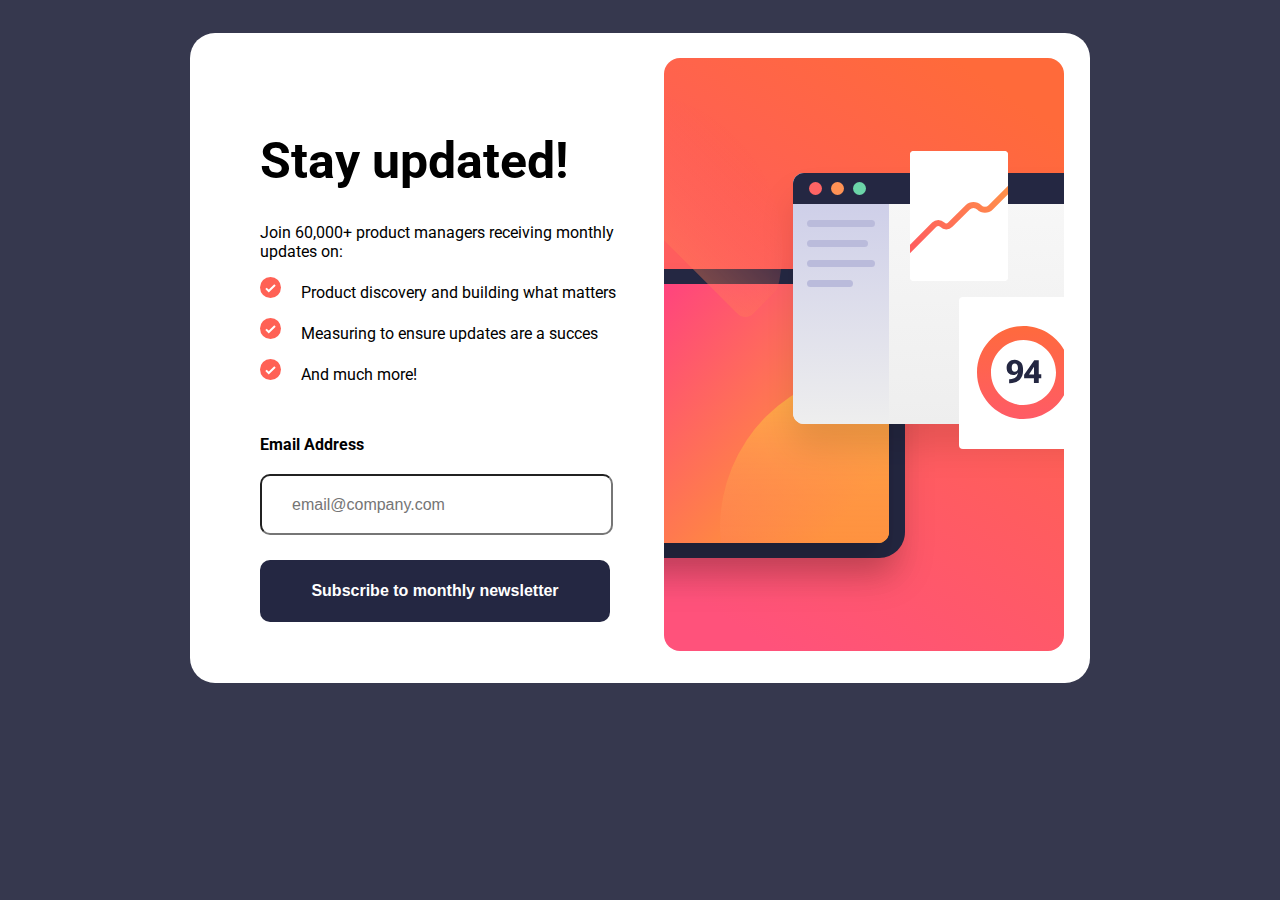
<file: index.html>
<!DOCTYPE html>
<html lang="en">
<head>
    <meta charset="UTF-8">
    <meta name="viewport" content="width=device-width, initial-scale=1.0">
    <title>Sign-up</title>
    <link rel="stylesheet" href="./styles.css">
    <link rel="preconnect" href="https://fonts.googleapis.com">
<link rel="preconnect" href="https://fonts.gstatic.com" crossorigin>
<link href="https://fonts.googleapis.com/css2?family=Roboto:wght@400;700&display=swap" rel="stylesheet">

</head>
<body>
    <div class="container">
        <div class="first">
            <h1>Stay updated!</h1>
            <p>Join 60,000+ product managers receiving monthly updates on:</p>
            <p><img src="./icon-list.svg" alt="">Product discovery and building what matters</p>
            <p><img src="./icon-list.svg" alt="">Measuring to ensure updates are a succes</p>
            <p><img src="./icon-list.svg" alt="">And much more!</p>

            <div class="email"><b>Email Address</b></div>
            <input type="email" placeholder="email@company.com"  id="inputText">
            <button onclick="saveInput()"><a href="./sub.html">Subscribe to monthly newsletter</a></button>
        </div>
        <div class="image">
            <img src="./illustration-sign-up-desktop.svg" alt="">
        </div>
        <script>
            function saveInput() {
                var inputValue = document.getElementById('inputText').value;
    
                sessionStorage.setItem('userInput', inputValue);
            }
        </script>
    </div>

</body>
</html>
</file>
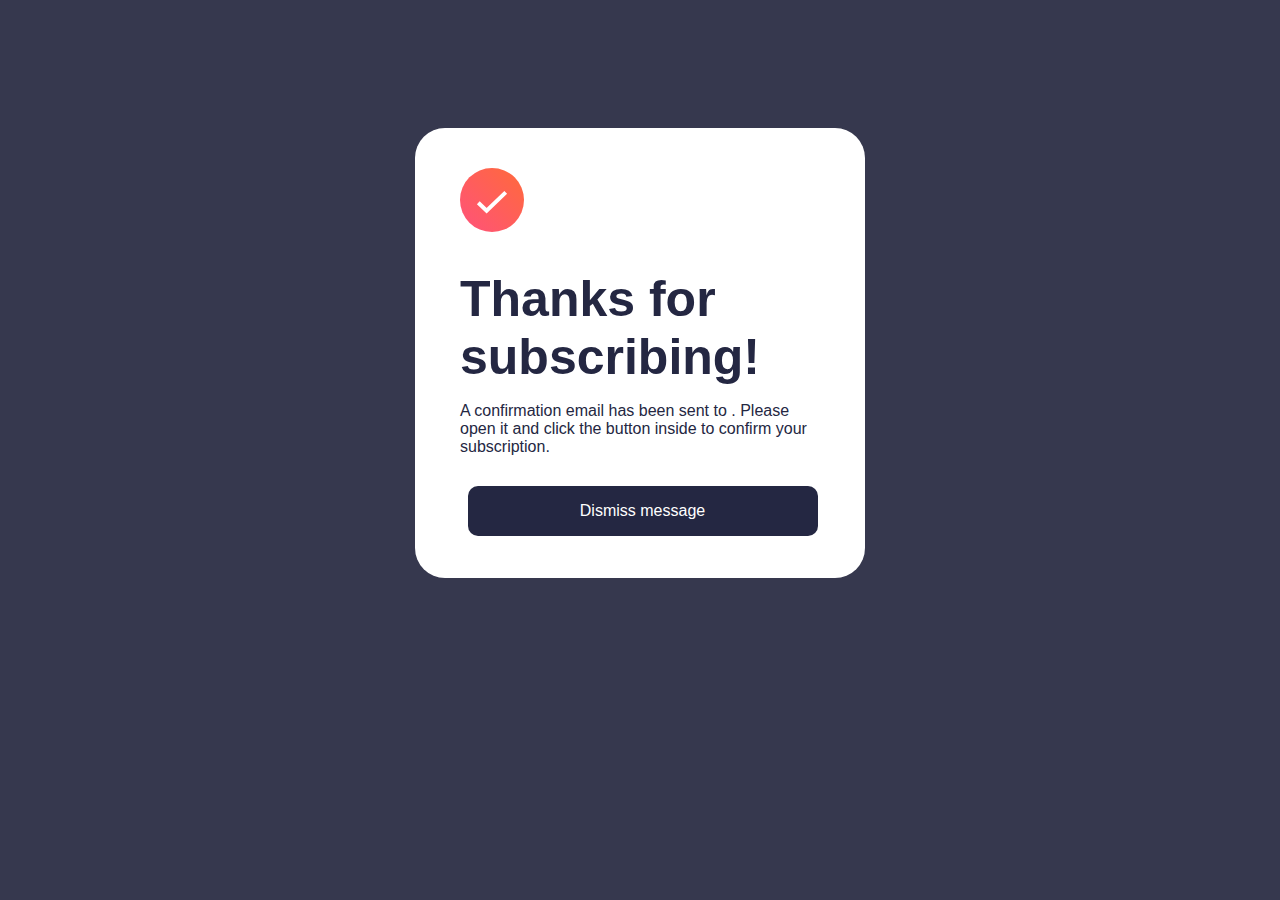
<file: sub.html>
<!DOCTYPE html>
<html lang="en">
<head>
    <meta charset="UTF-8">
    <meta name="viewport" content="width=device-width, initial-scale=1.0">
    <title>Subscribe</title>
    <link rel="stylesheet" href="./style.css">
</head>
<body>
    <div class="container">
        <img src="./icon-success.svg" alt="">
        <h1>Thanks for subscribing!</h1>
        <p>A confirmation email has been sent to <b id="displayInput" ></b>. Please open it and click the button inside to confirm your subscription.</p>
        <div class="dismiss-btn">
            <button onclick="showAlert()">Dismiss message</button>
        </div>
        <script>
            function showAlert() {
                alert("Message dismissed")
            }
            var storedInput = sessionStorage.getItem('userInput');
            document.getElementById('displayInput').innerText =  storedInput;
        </script>
    </div>
</body>
</html>
</file>
<file: styles.css>
body {
    display: flex;
    justify-content: center;
    align-items: center;
    background-color:hsl(235, 18%, 26%);
    font-family: 'Roboto', sans-serif;
    font-size: 16px;
    font-weight:400;
}
.container {
    display: flex;
    justify-content: center;
    align-items: center;
    width: 900px;
    height: 650px;
    background-color: white;
    border-radius: 25px;
    margin-top: 25px;
}
.first {
    padding-left: 70px;
    height: 80%;
    width: 45%;
}
.image {
    padding-left: 20px;
    height: 600px;
    width: 450px;
}
h1{
    hsl(234, 29%, 20%);
    font-size: 50px;
}

p> img {
    display: inline;
    padding-right: 20px;
}

.email {
    padding-top: 35px;
    padding-bottom: 20px;
}

button{
    border-color: transparent;
    font-size: 16px;
    font-weight: 700;
    color: white;
    background-color: hsl(234, 29%, 20%);
    border-radius: 10px;
    height: 62px;
    width: 350px;
    cursor: pointer;
}

button:hover {
    font-size: 17px;
    background-color: Tomato;
    transform: scale(1.02);
}

a{
    color: white;
    text-decoration: none;
}

a:visited {
    text-decoration: none;
}
input {
    font-size: 16px;
    font-weight: 400;
    padding-left: 30px;
    background-color: white;
    border-radius: 10px;
    height: 55px;
    width: 317px;
    margin-bottom: 25px;
    cursor: pointer;
}

@media (max-width: 768px) {
    
    .container {
        display: flex;
        flex-direction: column;
        height: 850px;
        width: 450px;
        border-radius:0%;
      }

    .first {
        margin-bottom: 0px;
        width: 410px; 
        padding-bottom: 10px;
        margin-top: -60px;
    }
      
    .image {
        order: -1;
        padding-left: 0px;
        margin-bottom: 0px;
        margin-top: -170px;
        content: url("./illustration-sign-up-mobile.svg")
    }
}
</file>
<file: style.css>
body{
    display: flex;
    justify-content: center;
    align-items: center;
    background-color:hsl(235, 18%, 26%);
    font-family: 'Roboto', sans-serif;
    font-size: 16px;
    font-weight:400;
}

.container {
    height: 450px;
    width: 450px;
    background-color: white;
    margin-top: 120px;
    border-radius: 30px;
} 

h1{
    color: hsl(234, 29%, 20%);
    font-size: 700;
    font-size: 50px;
    padding-left: 45px;
    margin-bottom: 0px;
}

img{
    padding-left: 45px;
    padding-top: 40px;
}
 
p {
    color: hsl(234, 29%, 20%);
    padding-left: 45px;
    padding-right: 40px;
    margin-bottom: 30px;
}

.dismiss-btn {
    width: 90%;
    display: flex;
    justify-content: center;
}

button {
    font-size: 16px;
    color: white;
    border-radius: 10px;
    background-color: hsl(234, 29%, 20%);
    height: 50px;
    width: 350px;
    margin-left: 50px;
    border-color: transparent;
}

button:hover {
    font-size: 17px;
    background-color: Tomato;
    transform: scale(1.02);
}

@media (max-width: 768px) {
    button{
        margin-left: 26px;
    }
}
</file>
